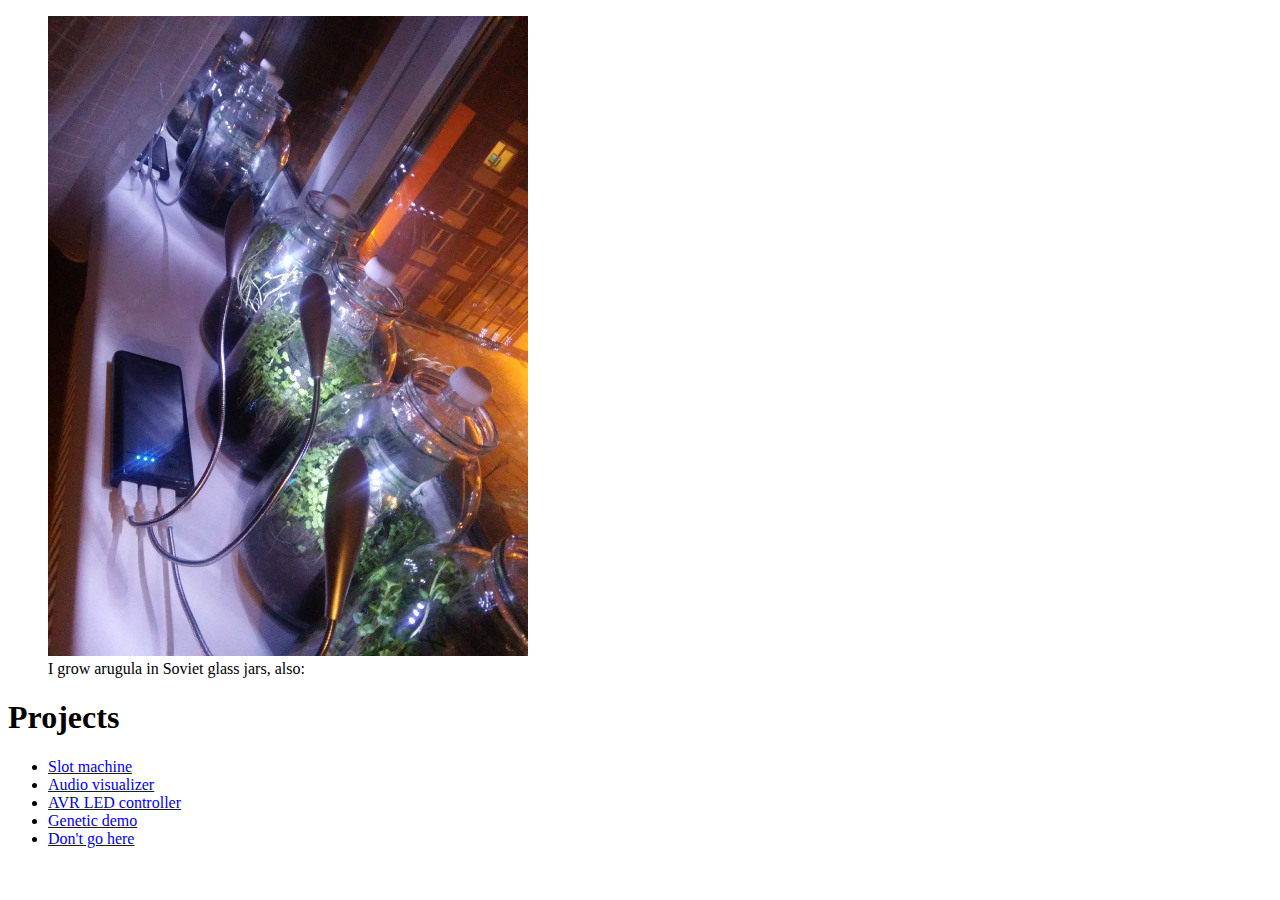
<file: index.html>
﻿<!DOCTYPE html>
<html lang="en">
<head>
    <meta charset="utf-8">
    <meta http-equiv="X-UA-Compatible" content="IE=edge">
    <meta content="width=device-width, initial-scale=1" name="viewport">
    <meta content="Frontend developer portfolio" name="description">
    <meta content="portfolio personal" name="keywords">
    <title>Projects</title>
</head>
<body id="top">
    <article class="info">
        <figure>
            <img src="./eruca.jpg" title="Eruca sativa" alt="">
            <figcaption>I grow arugula in Soviet glass jars, also:</figcaption>
        </figure>
        <section class="projects">
            <h1>Projects</h1>
            <ul class="projects">
                <li><a href="./slotmachine/">Slot machine</a></li>
                <li><a href="./sonografi/">Audio visualizer</a></li>
                <li><a href="./avr-ledcontrol/">AVR LED controller</a></li>
                <li><a href="./genetic/">Genetic demo</a></li>
                <li><a href="./html5canvas/">Don't go here</a></li>
            </ul>
        </section>
    </article>
</body>
</html>
</file>
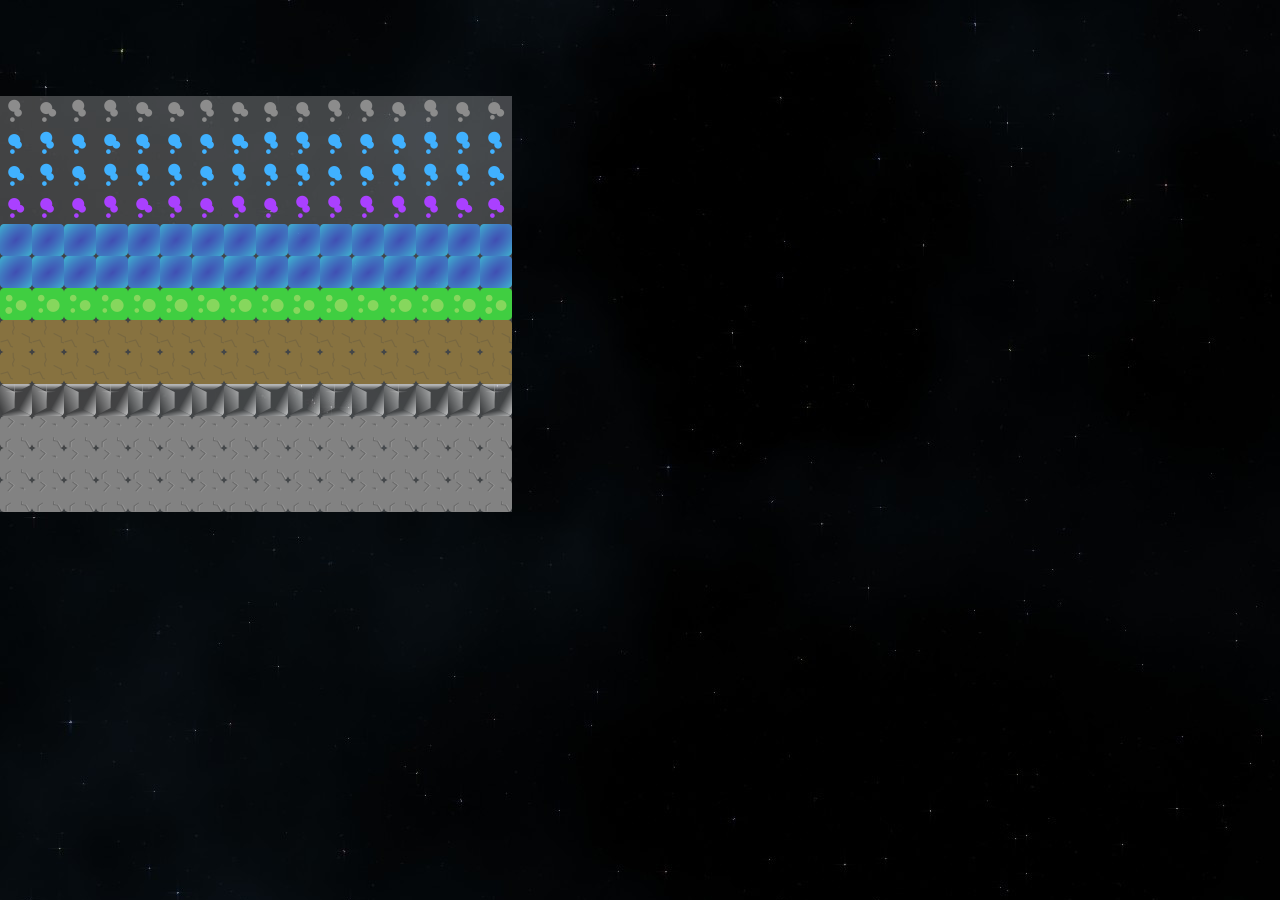
<file: cellulata/index.html>
<!doctype html>
<html lang="en">
    <head>
        <meta charset="utf-8">
        <meta http-equiv="x-ua-compatible" content="ie=edge">
        <title>Cellulata</title>
        <meta name="description" content="A cellular automata game.">
        <meta name="viewport" content="width=device-width, initial-scale=1">
        <link href="./images/favicon.png" rel="SHORTCUT ICON" type="image/png">
        <link rel="stylesheet" href="./styles/main.css">
    </head>
    <body id="top">
        <div id="game-scene"></div>

        <script src="./app.js"></script>
    </body>
</html>
</file>
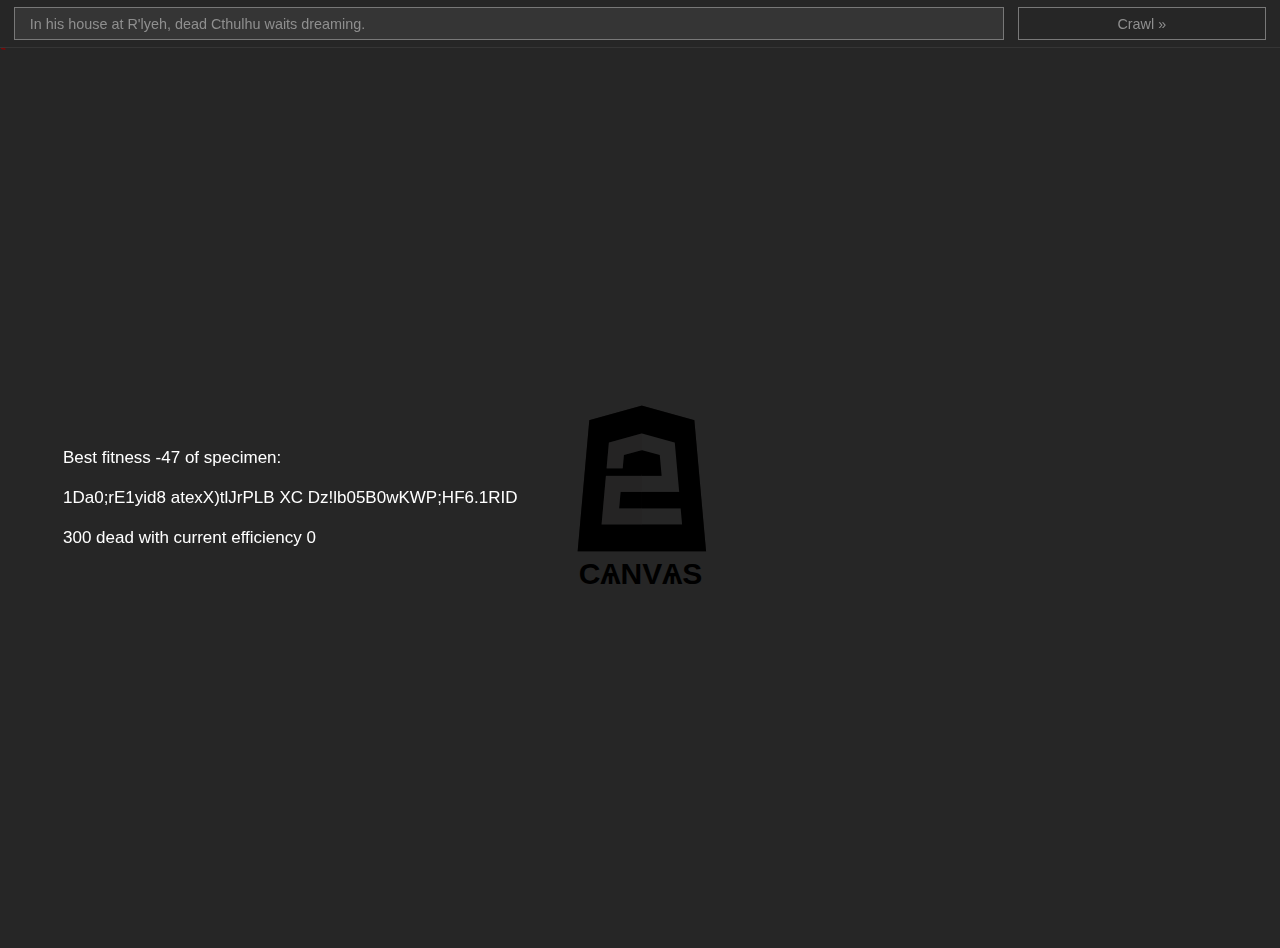
<file: genetic/index.html>
﻿<!DOCTYPE html>
<html lang="en">
<head>
    <meta charset="utf-8">
    <meta http-equiv="X-UA-Compatible" content="IE=edge">
    <meta content="width=device-width, initial-scale=1" name="viewport">
    <meta content="Genetic algorithms on canvas" name="description">
    <meta content="genetics" name="keywords">
    <title>Genetic algorithms on canvas</title>
    <link href="./images/favicon.png" rel="SHORTCUT ICON" type="image/png">
    <link href="./css/main.css" rel="stylesheet" type="text/css">
</head>
<body id="top">
    <article class="input toolBar">
        <input type="text" class="input" name="input" data-input="target" placeholder="Confront your fears" value="In his house at R'lyeh, dead Cthulhu waits dreaming.">
        <button class="defaultButton execute action" data-action="restartAlgorithm">Crawl&nbsp;&raquo;</button>
    </article>
    <article class="mainArea" role="main" data-view="main">
        <span class="loadingIndicator probe"></span>
        <article class="loadingIndicator widget">
            <section class="shadow"></section>
            <section class="backlight"></section>
            <section class="body"></section>
        </article>
        <section class="textView"></section>
        <canvas class="mainSurface"></canvas>
    </article>
    <script src="./js/app.js"></script>
</body>
</html>
</file>
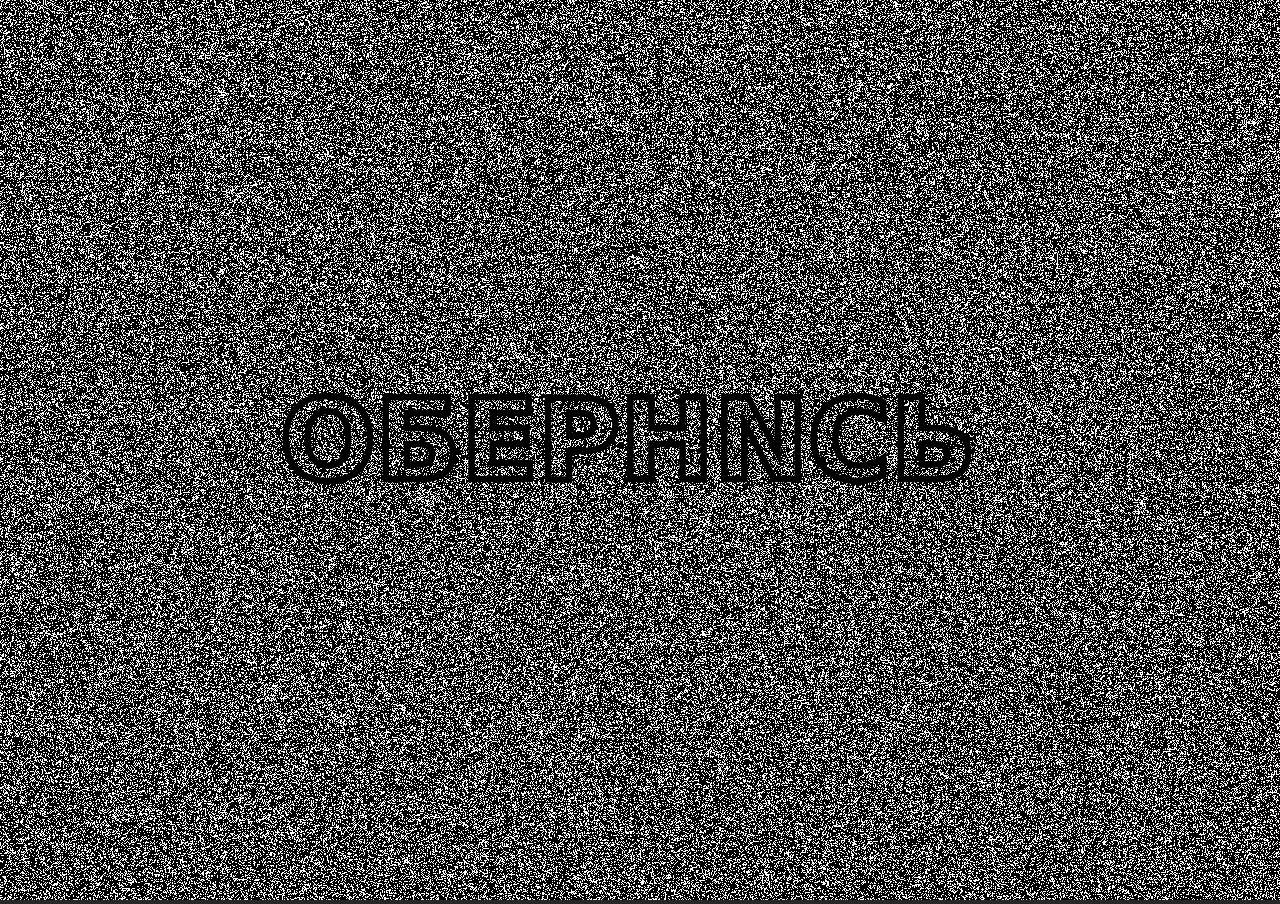
<file: html5canvas/index.html>
<!DOCTYPE html>
<html lang="en">
<head>
    <meta charset="utf-8">
    <meta http-equiv="X-UA-Compatible" content="IE=edge">
    <meta content="width=device-width, initial-scale=1" name="viewport">
    <meta content="HTML5 Canvas API demo" name="description">
    <meta content="html5 canvas, horror" name="keywords">
    <title>CѦNVѦS</title>
    <link href="./images/favicon.png" rel="SHORTCUT ICON" type="image/png">
    <link href="./css/main.css" rel="stylesheet" type="text/css">
</head>
<body id="top">
    <article class="mainArea" role="main">
        <span class="loadingIndicator"></span>
        <canvas class="mainSurface"></canvas>
    </article>
    <script>
        // Doesn't fucking work, captain
        // window.addEventListener('load', function(){
        //     var scriptPaths = [
        //         './js/jquery-2.1.1.min.js',
        //         './js/app.js'
        //     ];
        //     scriptPaths.forEach(function(e,i){
        //         var scriptElement = document.createElement('script');
        //         scriptElement.src = e;
        //         document.body.appendChild(scriptElement);
        //         console.log('loaded ' + e);
        //     });
        // });
    </script>
    <script src="./js/jquery-2.1.1.min.js"></script>
    <script src="./js/app.js"></script>
</body>
</html>
</file>
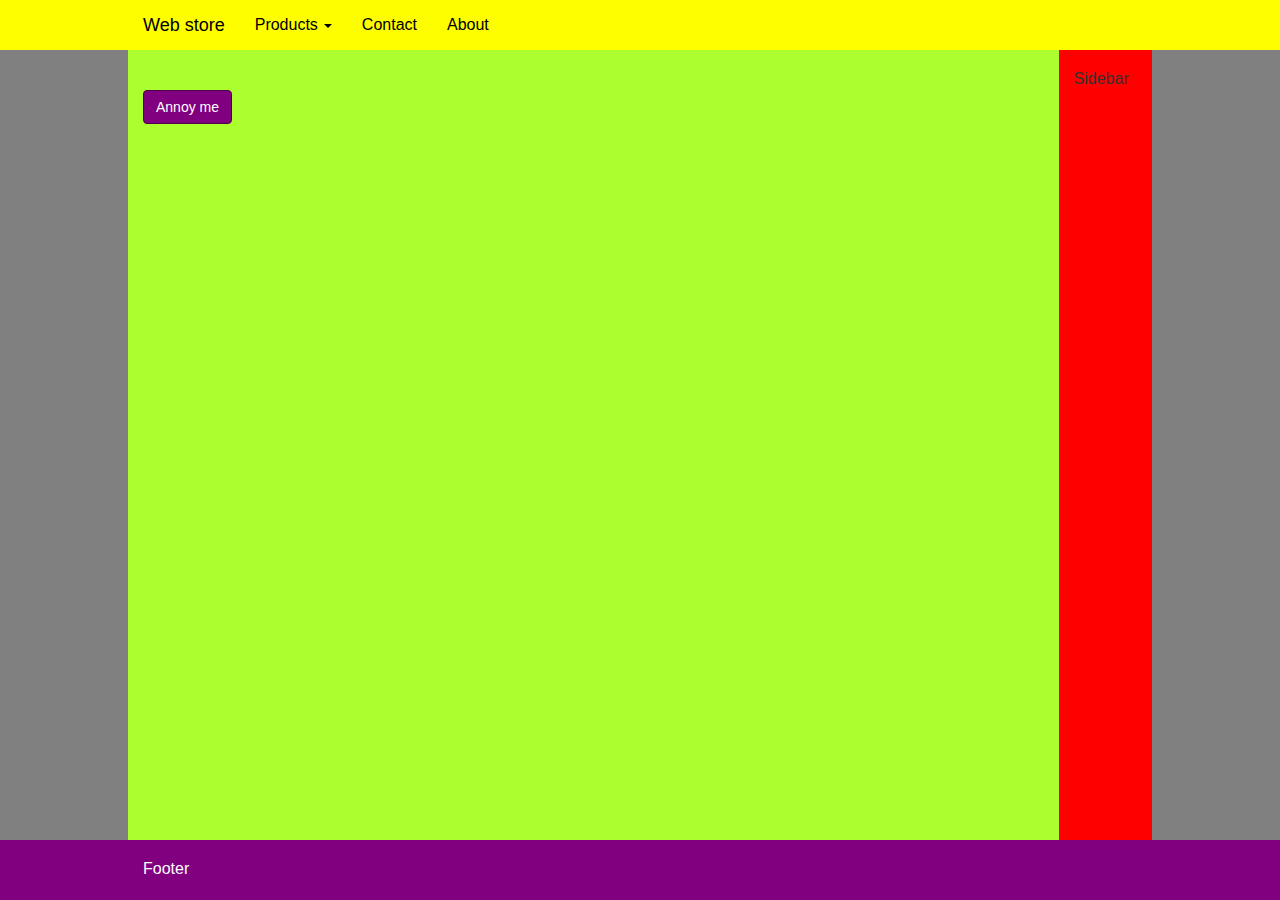
<file: kaufland-test/index.html>
<!doctype html>
<html lang="en">
    <head>
        <meta charset="utf-8">
        <meta http-equiv="x-ua-compatible" content="ie=edge">
        <title>Kaufland test</title>
        <meta name="description" content="A test for Kaufland.">
        <meta name="viewport" content="width=device-width, initial-scale=1">
        <link href="./images/favicon.png" rel="SHORTCUT ICON" type="image/png">
        <link rel="stylesheet" href="./styles/main.css">
    </head>
    <body id="top">

        <!-- Static navbar -->
        <nav class="navbar navbar-default navbar-fixed-top">
            <div class="container">
                <div class="navbar-header">
                    <button type="button" class="navbar-toggle collapsed" data-toggle="collapse" data-target="#navbar" aria-expanded="false" aria-controls="navbar">
                        <span class="sr-only">Toggle navigation</span>
                        <span class="icon-bar"></span>
                        <span class="icon-bar"></span>
                        <span class="icon-bar"></span>
                    </button>
                    <a class="navbar-brand" href="#">Web store</a>
                </div>
                <div id="navbar" class="navbar-collapse collapse">
                    <ul class="nav navbar-nav">
                        <li class="dropdown">
                            <a data-toggle="dropdown" data-submenu
                               data-hover="dropdown" data-delay="1000" data-close-others="true">
                                Products<span class="caret"></span>
                            </a>
                            <ul class="dropdown-menu">
                                <li class="dropdown-submenu">
                                    <a href="#food">Food</a>

                                    <ul class="dropdown-menu">
                                        <li><a href="#meat">Meat</a></li>
                                        <li><a href="#vegetables">Vegetables</a></li>
                                        <li><a href="#fruit">Fruit</a></li>
                                    </ul>
                                </li>
                                <li class="dropdown-submenu">
                                    <a href="#electronics">Clothes</a>

                                    <ul class="dropdown-menu">
                                        <li><a href="#pajamas">Pajamas</a></li>
                                        <li><a href="#more-pajamas">More pajamas</a></li>
                                        <li><a href="#slippers">Slippers</a></li>
                                    </ul>
                                </li>
                                <li class="dropdown-submenu">
                                    <a href="#electronics">Electronics</a>

                                    <ul class="dropdown-menu">
                                        <li><a href="#notebooks">Notebooks</a></li>
                                        <li><a href="#smartphones">Smartphones</a></li>
                                        <li><a href="#accessories">Accessories</a></li>
                                    </ul>
                                </li>
                                <li class="divider"></li>
                                <li><a href="#products">See all</a></li>
                            </ul>
                        </li>
                        <li><a href="#contact">Contact</a></li>
                        <li><a href="#about">About</a></li>
                    </ul>
                </div>
            </div>
        </nav>



        <div class="main-area container-fluid">
            <div class="row row-sm-flex">
                <div class="content-area col-xs-12 col-sm-fill" id="content-area">
                    <p>Loading posts...</p>
                </div>
                <div class="sidebar col-xs-12 col-sm-fixed100 pull-right">
                    <p>Sidebar</p>
                </div>
            </div>
        </div>

        <footer class="footer">
            <div class="container">
                <p>Footer</p>
            </div>
        </footer>

        <script src="./app.js"></script>
    </body>
</html>
</file>
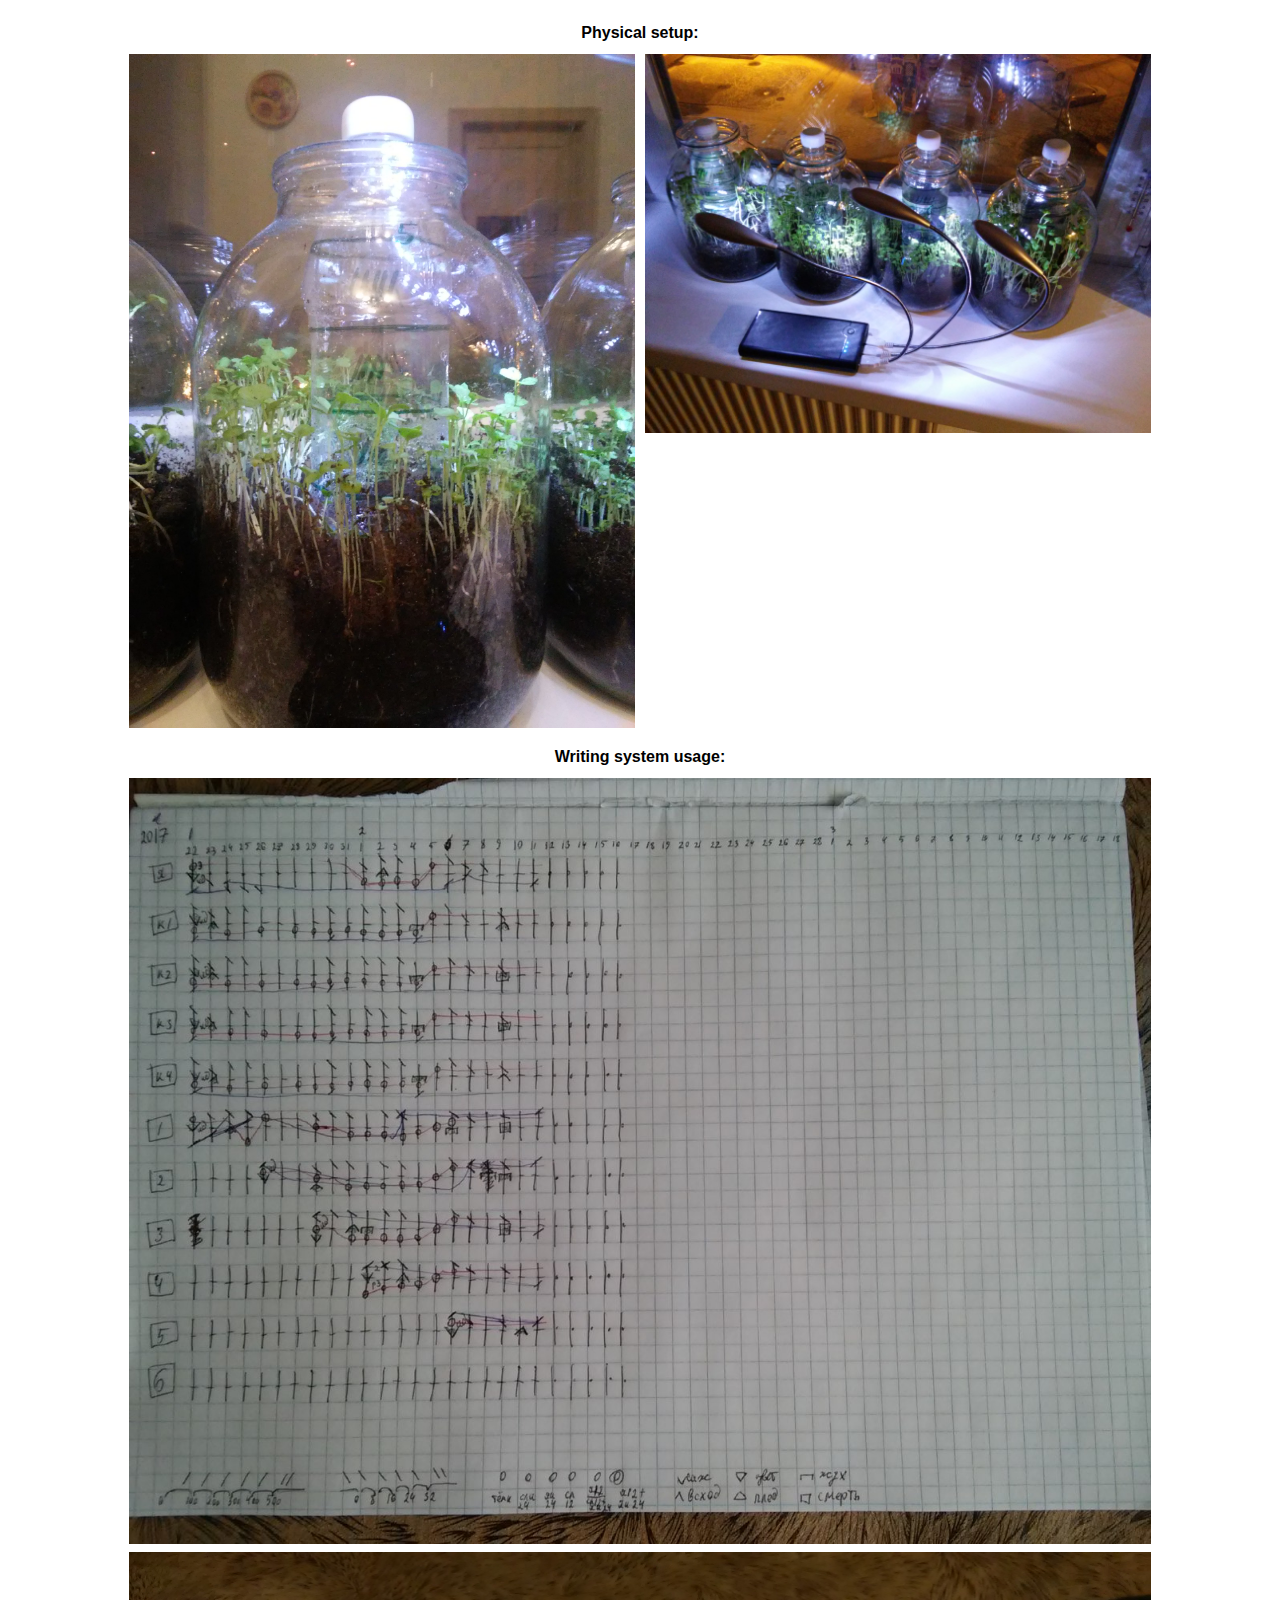
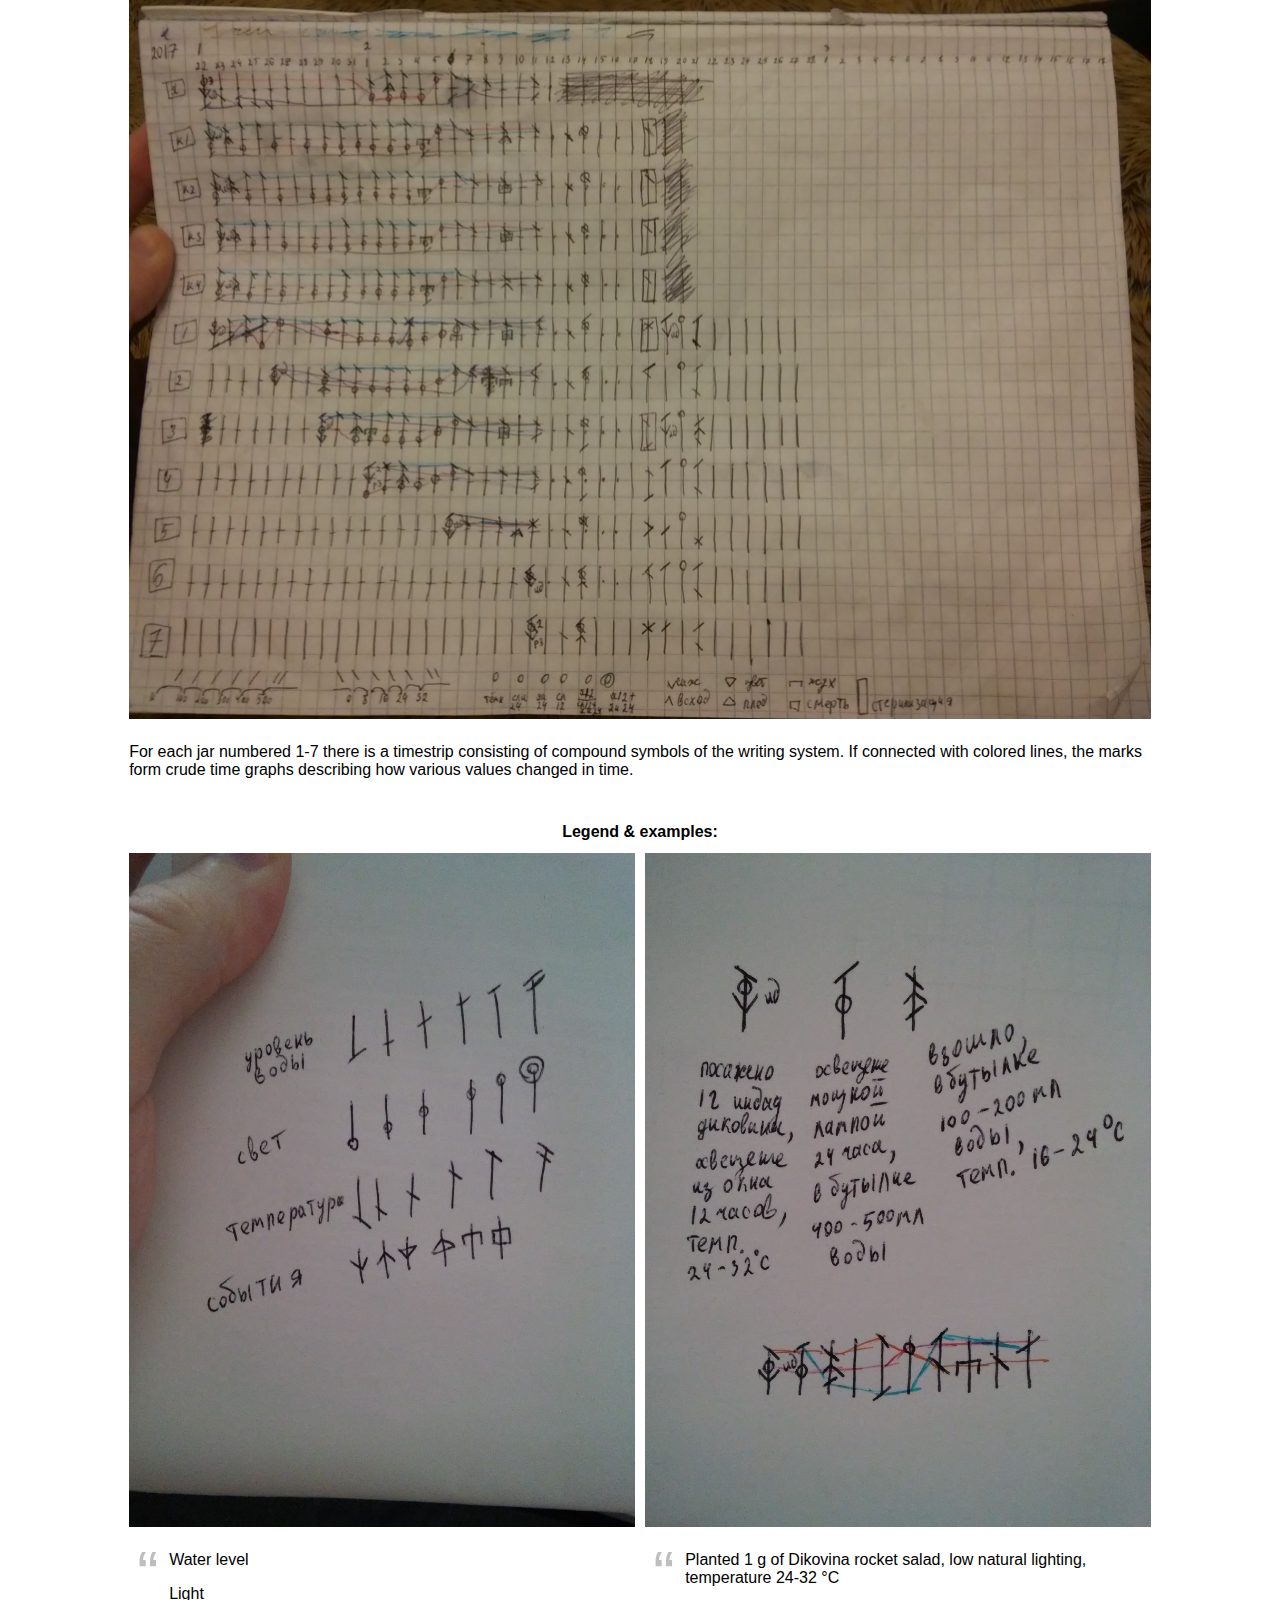
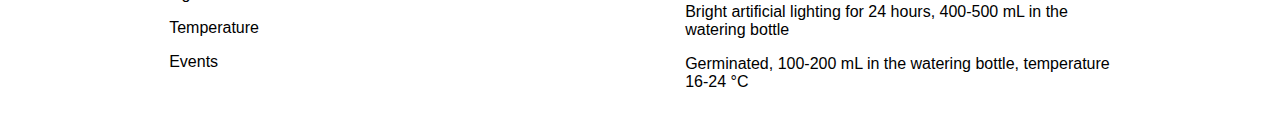
<file: plantrunes/index.html>
<!doctype html>
<html lang="en">
    <head>
        <meta charset="utf-8">
        <meta http-equiv="x-ua-compatible" content="ie=edge">
        <title>Plantrunes</title>
        <meta name="description" content="">
        <meta name="viewport" content="width=device-width, initial-scale=1">
        <style type="text/css">
            /* Reset */
            * {
                box-sizing: border-box;
                -moz-box-sizing: border-box;
            }

            /* General */
            html, body {
                font: 16px Arial, "Helvetica Neue", Helvetica, sans-serif;
                padding: 0;
                margin: 0;
            }
            body {
                position: relative;
                background: white;
                min-height: 320px;
            }

            /* Gallery */
            .gallery {
                width: 100%;
                max-width: 1080px;
                max-height: 720px;
                margin: 0 auto;
                padding: 0.5em 1em;
            }
            .gallery section{
                display: flex;
                flex-flow: row wrap;
                justify-content: space-between;
                align-items: stretch;
                margin: 0.5em 0.5em;
            }
            .gallery figure {
                order: 2;
                display: inline-block;
                width: 49%;
                margin: 0.25em 0.5%;
            }
            .gallery figure.wide {
                width: 100%;
            }
            .gallery a {
                display: block;
            }
            .gallery img {
                display: block;
                width: 100%;
            }
            .gallery h1 {
                width: 100%;
                flex-basis: 100%;
                margin: 0.5em 1em;
                align-self: center;
                text-align: center;
                font-size: medium;
            }
            .gallery h1:after {
                content: ":";
            }
            .gallery figcaption {
                width: 100%;
                padding: 0.5em 0;
            }
            .gallery blockquote {
                position: relative;
            }
            .gallery blockquote:before {
                content: "\201C";
                position: absolute;
                top: 0;
                left: -0.5em;
                font-size: 4em;
                line-height: 0.75em;
                opacity: 0.25;
            }
        </style>
    </head>
    <body id="top">
        <article class="gallery">
            <section>
                <h1>Physical setup</h1>
                <figure>
                    <a href="./setup.jpg" title="Single glass jar"><img src="./setup.jpg" alt="Single glass jar"></a>
                </figure>
                <figure>
                    <a href="./setup2.jpg" title="The whole setup"><img src="./setup2.jpg" alt="The whole setup"></a>
                </figure>
            </section>
            <section>
                <h1>Writing system usage</h1>
                <figure class="wide">
                    <a href="./log.jpg" title="Usage"><img src="./log.jpg" alt="Usage"></a>
                </figure>
                <figure class="wide">
                    <a href="./log2.jpg" title="Later usage"><img src="./log2.jpg" alt="Later usage"></a>
                    <figcaption>
                        <p>For each jar numbered 1-7 there is a timestrip consisting of compound symbols of the writing system.
                            If connected with colored lines, the marks form crude time graphs describing how various values changed in time.</p>
                    </figcaption>
                </figure>
            </section>
            <section>
                <h1>Legend & examples</h1>
                <figure>
                    <a href="./legend.jpg" title="Legend"><img src="./legend.jpg" alt="Legend"></a>
                    <figcaption>
                        <blockquote>
                            <p>Water level</p>
                            <p>Light</p>
                            <p>Temperature</p>
                            <p>Events</p>
                        </blockquote>
                    </figcaption>
                </figure>
                <figure>
                    <a href="./examples.jpg" title="Examples"><img src="./examples.jpg" alt="Examples"></a>
                    <figcaption>
                        <blockquote>
                            <p>Planted 1 g of Dikovina rocket salad, low natural lighting, temperature 24-32 &deg;C</p>
                            <p>Bright artificial lighting for 24 hours, 400-500 mL in the watering bottle</p>
                            <p>Germinated, 100-200 mL in the watering bottle, temperature 16-24 &deg;C</p>
                        </blockquote>
                    </figcaption>
                </figure>
            </section>
        </article>
    </body>
</html>
</file>
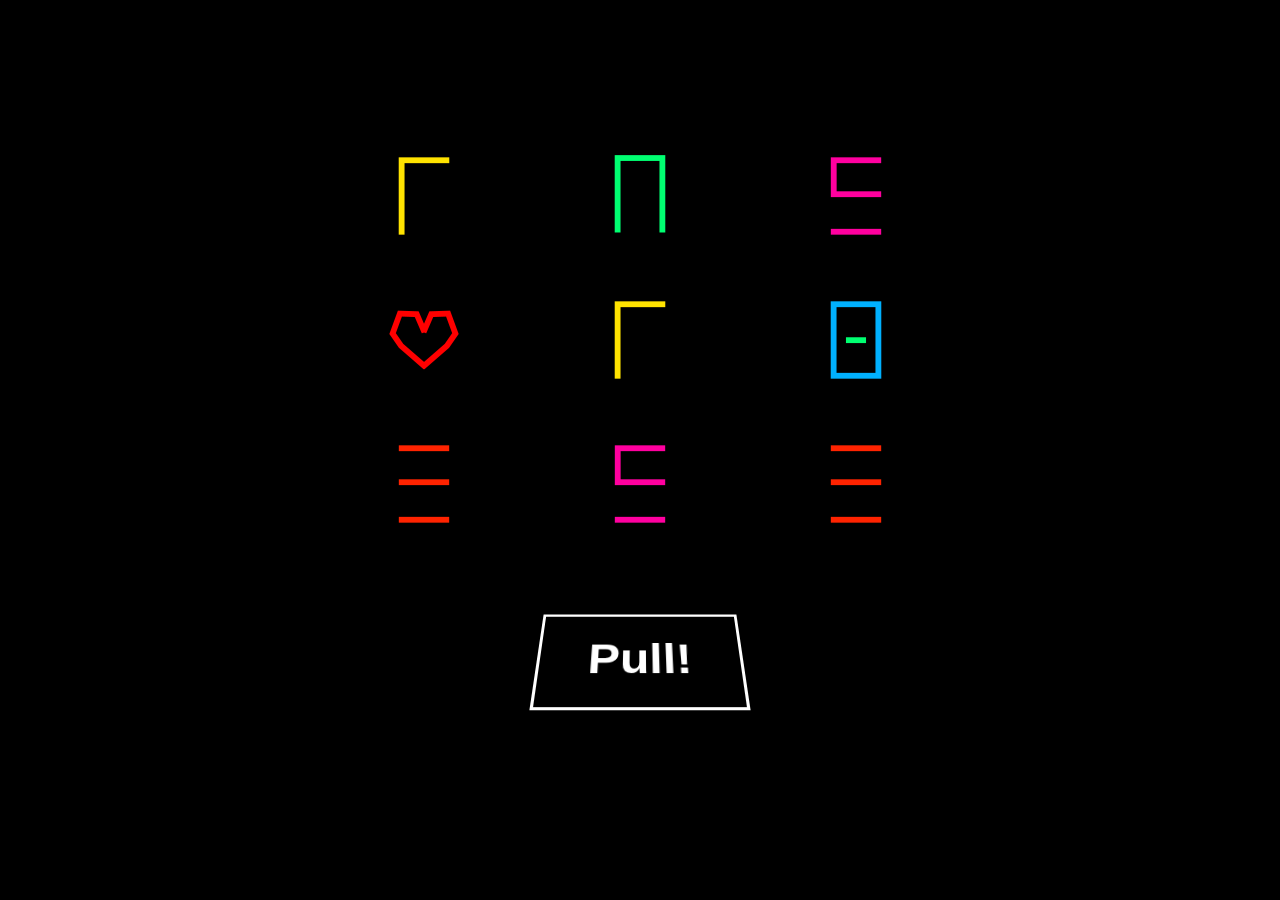
<file: slotmachine/index.html>
<!doctype html>
<html lang="en">
    <head>
        <meta charset="utf-8">
        <meta http-equiv="x-ua-compatible" content="ie=edge">
        <title>Slot Machine</title>
        <meta name="description" content="A simple slot machine.">
        <meta name="viewport" content="width=device-width, initial-scale=1">
        <link rel="stylesheet" href="./styles/main.css">
    </head>
    <body id="top">
        <div id="game-scene">
            <button class="start-button" type="button" autofocus="autofocus" data-action="start-game">Pull!</button>
        </div>

        <script src="./app.js"></script>
    </body>
</html>
</file>
<file: html5canvas/css/main.css>
/* General */
html, body {
    overflow: hidden;
    font:16px 'sans serif';
    padding: 0;
    margin: 0;
}
body {
    background: #272727;
}

/* Main UI area */
.mainArea {
    height: 100vh;
}

/* Canvas */
canvas {
    image-rendering: optimizeSpeed;             /* Older versions of FF */
    image-rendering: -moz-crisp-edges;          /* FF 6.0+ */
    image-rendering: -webkit-optimize-contrast; /* Safari */
    image-rendering: -o-crisp-edges;            /* OS X & Windows Opera (12.02+) */
    image-rendering: pixelated;                 /* Awesome future-browsers */
    -ms-interpolation-mode: nearest-neighbor;   /* IE */
}
canvas.mainSurface {
    width: 100%; /*will have to part with that*/
    height: 100%;
}

/* Loading indicator */
.loadingIndicator {
    position: absolute;
    left: 50%;
    top: 50%;
    margin: -105px 0 0 -85px;
    z-index: -1;
}
.loadingIndicator:before {
    content: url('../images/loading-indicator-icon.png');
}
.loadingIndicator:after {
    content: 'AWAIT.';
    position: absolute;
    left: 50%;
    bottom: -0.75em;
    margin: 0 0 0 -2em;
    font: bold 2.2rem 'sans serif';
    color: black;
}
</file>
<file: cellulata/styles/main.css>
/* Reset */
* {
    box-sizing: border-box;
    -moz-box-sizing: border-box;
}

/* General */
html, body {
    margin: 0;
    padding: 0;
    overflow: hidden;
    font: 16px Arial, "Helvetica Neue", Helvetica, sans-serif;
}
body {
    display: flex;
    justify-content: center;
    align-items: center;
    position: relative;
    min-height: 320px;
    height: 100vh;
    background: black;
}

/* Canvas */
#game-scene {
    display: flex;
    flex-direction: column-reverse;
    align-items: center;
    width: 100%;
    height: 100%;
}
canvas {
    width: 100%;
    height: 100%;
}

/* Animations */
</file>
<file: genetic/css/main.css>
﻿/* Reset */
* {
    box-sizing: border-box;
    -moz-box-sizing: border-box;
}

/* General */
html, body {
    overflow: hidden;
    font: 16px Arial, "Helvetica Neue", Helvetica, sans-serif;
    padding: 0;
    margin: 0;
}
body {
    background: hsla(0, 0%, 15%, 1);
    height: 100vh;
    min-height: 320px;
}

/* Inputs */
input[type="text"],
textarea {
    border: 1px solid hsla(0, 0%, 47%, 1);
    background: hsla(0, 0%, 39%, 0.25);
    color: hsla(0, 0%, 56%, 1);
    padding: 0.5em 1em;
    margin: 0;
    font-family: inherit;
    transition: border-color 0.25s ease 0.05s;
    font-size: inherit;
}
textarea {
    resize: vertical;
}
input[type="text"]:focus,
textarea:focus {
    border-color: hsla(0, 0%, 59%, 1);
    outline: none;
}
input[type="text"]::input-placeholder,
textarea::input-placeholder {
    color: hsla(0, 0%, 47%, 0.85);
}
input[type="text"]::-webkit-input-placeholder,
textarea::-webkit-input-placeholder {
    color: hsla(0, 0%, 47%, 0.85);
}
button {
    border: 1px solid hsla(0, 0%, 47%, 1);
    background: none;
    color: hsla(0, 0%, 56%, 1);
    cursor: pointer;
    padding: 0.5em 1em;
    margin: 0;
    transition: border-color 0.25s ease 0.05s;
    font-size: inherit;
}
button:hover, button:active, button:focus {
    border-color: hsla(0, 0%, 59%, 1);
    outline: none;
}
button:active {
    background: hsla(0, 0%, 39%, 0.25);
}

/* Input Toolbar */
.input.toolBar {
    font-size: 0.9rem;
    padding: 0.5em 1em;
    display: flex;
    flex-wrap: nowrap;
    align-content: stretch;
    height: 3rem;
    border-bottom: 1px solid hsla(0, 0%, 39%, 0.25);
}
.input.toolBar .input {
    height: 100%;
    flex-grow: 1;
    flex-basis: 80%;
    resize: none;
}
.input.toolBar .defaultButton {
    height: 100%;
    flex-grow: 1;
    flex-basis: 20%;
    margin: 0 0 0 1em;
}

/* Main UI area */
.mainArea {
    height: 100%;
    padding: 0 7vh;
    display: flex;
    align-items: center;
    position: relative;
}
.mainArea .textView {
    color: white;
}
.textView {
    white-space: pre;
    -ms-word-break: break-all;
    word-break: break-all;
    word-break: break-word;
    -webkit-hyphens: auto;
    -moz-hyphens: auto;
    -ms-hyphens: auto;
    hyphens: auto;
    font-size: 1.0625rem;
}

/* Canvas */
canvas {
    image-rendering: optimizeSpeed;             /* Older versions of FF */
    image-rendering: -moz-crisp-edges;          /* FF 6.0+ */
    image-rendering: -webkit-optimize-contrast; /* Safari */
    image-rendering: -o-crisp-edges;            /* OS X & Windows Opera (12.02+) */
    image-rendering: pixelated;                 /* Awesome future-browsers */
    -ms-interpolation-mode: nearest-neighbor;   /* IE */
}
canvas.mainSurface {
    position: absolute;
    width: 100%;
    height: 100%;
    top: 0;
    left: 0;
    z-index: -1;
}

/* Loading indicator */
.loadingIndicator.probe {
    width: 171px;
    height: 203px;
    position: absolute;
    left: 50%;
    top: 50%;
    margin: -105px 0 0 -85px;
    opacity: 0;
}
.loadingIndicator.widget {
    width: 171px;
    height: 203px;
    position: absolute;
    left: 50%;
    top: 50%;
    margin: -105px 0 0 -85px;
    z-index: -1;
}
.loadingIndicator .body {
    position: absolute;
    display: flex;
    flex-flow: column nowrap;
    align-items: center;
}
.loadingIndicator .body:before {
    content: url('../images/loading-indicator-icon.png');
    display: block;
}
.loadingIndicator .body:after {
    content: 'CѦNVѦS';
    position: relative;
    /*left: 50%;*/
    bottom: 0.38em;
    /*margin: 0 0 0 -2.23em;*/
    font-weight: bold;
    font-size: 30px;
    color: black;
}
.loadingIndicator.probe:hover ~ .loadingIndicator .body:after {
    -webkit-animation:
            eerie-color-start 1s ease 3s,
            eerie-color 0.1s ease 4s infinite alternate,
            eerie-movement 0.3s ease 3s infinite alternate;
    animation:
            eerie-color-start 1s ease 3s,
            eerie-color 0.1s ease 4s infinite alternate,
            eerie-movement 0.3s ease 3s infinite alternate;
}
/* Indicator backlight */
.loadingIndicator .backlight {
    width: 171px;
    height: 175px;
    position: absolute;
}
.loadingIndicator .backlight:before {
    content: '';
    display: block;
    position: absolute;
    top: 20%;
    left: 20%;
    width: 60%;
    height: 60%;
    background: hsla(0, 0%, 15%, 1);
            /*radial-gradient(ellipse at center, transparent 50%, hsla(0, 0%, 4%, 0.35) 75%),
            linear-gradient(to right, hsla(0, 0%, 5%, 1) 51%, hsla(0, 0%, 8%, 1) 51%);*/
}
.loadingIndicator .backlight:after {
    content: '';
    display: block;
    position: absolute;
    top: 20%;
    left: 20%;
    width: 60%;
    height: 60%;
    background: radial-gradient(ellipse at center, hsla(187, 100%, 50%, 0.8) 50%, hsla(150, 100%, 50%, 0.5) 75%);
    opacity: 0;
    transition: opacity 3s;
}
.loadingIndicator.probe:hover ~ .loadingIndicator .backlight:after {
    opacity: 1;
    transition-delay: 3s;
}
/* Indicator shadow & bevel */
.loadingIndicator .shadow {
    position: absolute;
}
.loadingIndicator .shadow:before {
    position: absolute;
    left: 0;
    top: 0;
    content: url('../images/loading-indicator-icon-mask.png');
    transform-origin: center 91%;
    transition: transform 3s, opacity 3s;
    opacity: 0;
}
.loadingIndicator.probe:hover ~ .loadingIndicator .shadow:before {
    transform: skew(-53deg) scaleY(0.6) translateX(4px);
    opacity: 0.5;
}
.loadingIndicator .shadow:after {
    display: block;
    content: url('../images/loading-indicator-icon-mask.png');
    transform-origin: bottom center;
    transition: transform 3s;
}
.loadingIndicator.probe:hover ~ .loadingIndicator .shadow:after {
    transform: translate(5px, 0) scaleY(1.005);
}

/* Animations */
@-webkit-keyframes eerie-color-start {
   0% { text-shadow: none; }
   100% { text-shadow: 0 -0.3em 0.5em hsla(150, 100%, 50%, 0.5), 0 0 0.25em hsla(187, 100%, 50%, 0.8); }
}
@-webkit-keyframes eerie-color {
   0% { text-shadow: 0 -0.3em 0.5em hsla(150, 100%, 50%, 0.5), 0 0 0.25em hsla(187, 100%, 50%, 0.8); }
   100% { text-shadow: 0 -0.31em 0.4em hsla(150, 100%, 50%, 0.6), 0 0 0.25em hsla(196, 100%, 60%, 0.8); }
}
@-webkit-keyframes eerie-movement {
   0% { transform: translate(0.01em, -0.01em); }
   20% { transform: translate(-0.02em, 0.01em); }
   40% { transform: translate(0.01em, 0.01em); }
   60% { transform: translate(0.02em, -0.01em); }
   80% { transform: translate(-0.01em, 0.02em); }
   100% { transform: translate(0.02em, -0.02em); }
}
@keyframes eerie-color-start {
   0% { text-shadow: none; }
   100% { text-shadow: 0 -0.3em 0.5em hsla(150, 100%, 50%, 0.5), 0 0 0.25em hsla(187, 100%, 50%, 0.8); }
}
@keyframes eerie-color {
   0% { text-shadow: 0 -0.3em 0.5em hsla(150, 100%, 50%, 0.5), 0 0 0.25em hsla(187, 100%, 50%, 0.8); }
   100% { text-shadow: 0 -0.31em 0.4em hsla(150, 100%, 50%, 0.6), 0 0 0.25em hsla(196, 100%, 60%, 0.8); }
}
@keyframes eerie-movement {
   0% { transform: translate(0.01em, -0.01em); }
   20% { transform: translate(-0.02em, 0.01em); }
   40% { transform: translate(0.01em, 0.01em); }
   60% { transform: translate(0.02em, -0.01em); }
   80% { transform: translate(-0.01em, 0.02em); }
   100% { transform: translate(0.02em, -0.02em); }
}
</file>
<file: slotmachine/styles/main.css>
/* Reset */
* {
    box-sizing: border-box;
    -moz-box-sizing: border-box;
}

/* General */
html, body {
    margin: 0;
    padding: 0;
    overflow: hidden;
    font: 16px Arial, "Helvetica Neue", Helvetica, sans-serif;
}
body {
    display: flex;
    justify-content: center;
    align-items: center;
    position: relative;
    min-height: 320px;
    height: 100vh;
    background: black;
}

/* Inputs */
.start-button {
    margin: 1em 0 -1em 0;
    padding: 0.5em 1em;
    min-height: 2.29em;
    border: 0.1875rem solid white;
    background: black;
    font: bold 3rem Arial, Helvetica Neue, Helvetica, sans-serif;
    color: white;
    -webkit-transition: all 0.2s;
    transition: all 0.2s;
    -webkit-transform: perspective(400px) rotate3d(1, 0, 0, 30deg);
    transform: perspective(400px) rotate3d(1, 0, 0, 30deg);
    cursor: pointer;
}
.start-button[disabled="disabled"] {
    opacity: 0.65;
    cursor: auto;
}
.start-button:not([disabled="disabled"]):hover,
.start-button:not([disabled="disabled"]):active {
    box-shadow: 0 -0.1em 1em 0 hsla(0, 100%, 100%, 0.2);
    text-shadow: 0 0 0.25em hsla(0, 100%, 100%, 0.45);
}
.start-button:not([disabled="disabled"]):active {
    -webkit-transform: perspective(400px) translate3d(0, 1rem, -6rem) rotate3d(1, 0, 0, 30deg);
    transform: perspective(400px) translate3d(0, 1rem, -6rem) rotate3d(1, 0, 0, 30deg);
}
.start-button:focus {
    outline: none;

}
.start-button::-moz-focus-inner {
    border: none;
}

/* Canvas */
#game-scene {
    display: flex;
    flex-direction: column-reverse;
    align-items: center;
    width: 100%;
    height: 100%;
    max-width: 648px;
    max-height: 432px;
}
canvas {
    width: 100%;
    height: 100%;
}

/* Animations */
</file>
